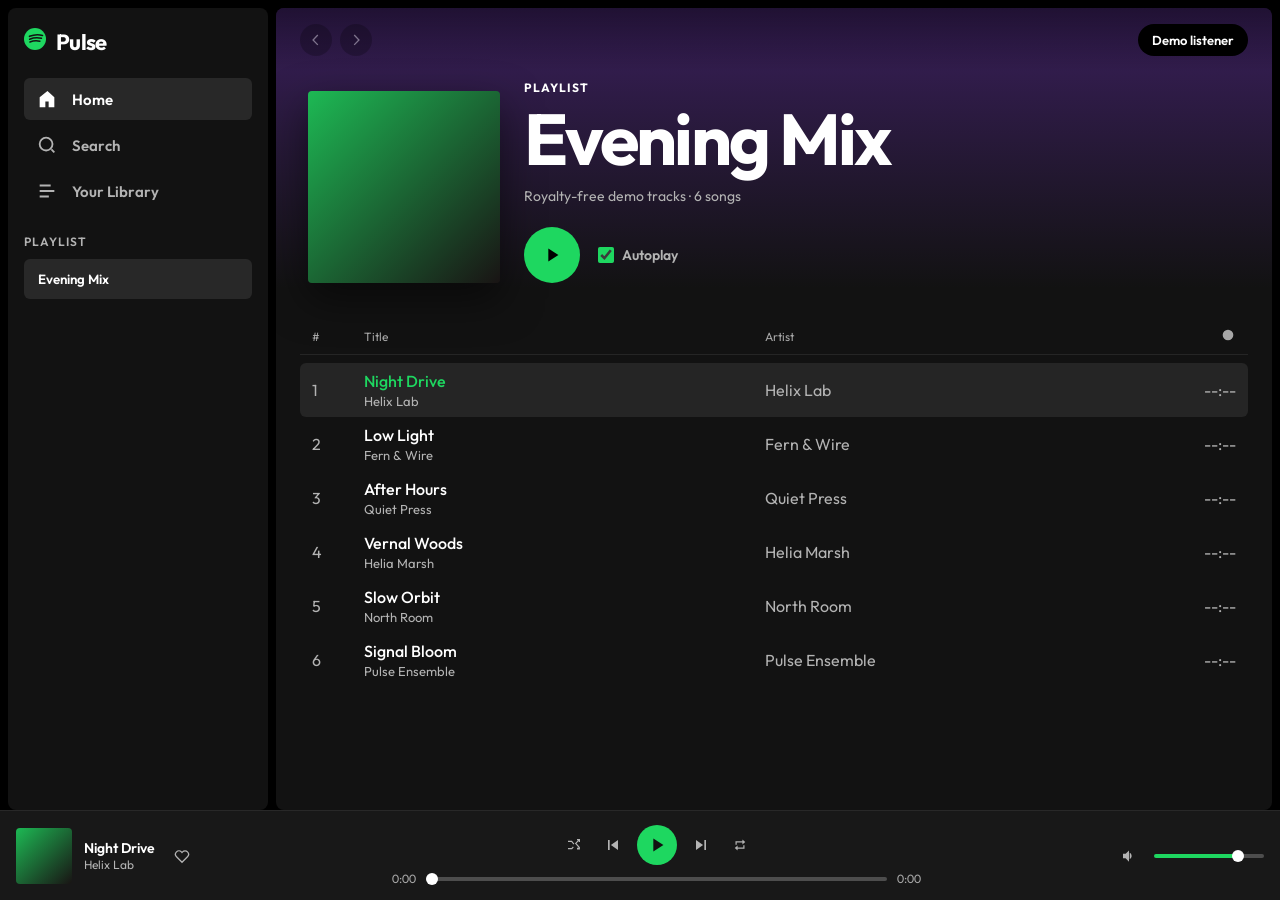
<file: music-player/index.html>
<!DOCTYPE html>
<html lang="en">
  <head>
    <meta charset="UTF-8" />
    <meta name="viewport" content="width=device-width, initial-scale=1.0" />
    <title>Pulse — Music Player</title>
    <link rel="preconnect" href="https://fonts.googleapis.com" />
    <link rel="preconnect" href="https://fonts.gstatic.com" crossorigin />
    <link
      href="https://fonts.googleapis.com/css2?family=Outfit:wght@300;400;500;600;700&display=swap"
      rel="stylesheet"
    />
    <link rel="stylesheet" href="style.css" />
  </head>
  <body>
    <audio id="audio" preload="metadata"></audio>
    <div class="scrim" id="scrim" hidden></div>

    <div class="app">
      <aside class="sidebar" id="sidebar">
        <div class="brand" id="brandBtn" role="button" tabindex="0">
          <span class="brand-mark" aria-hidden="true">
            <svg viewBox="0 0 24 24" width="22" height="22">
              <circle cx="12" cy="12" r="12" fill="#1ed760" />
              <path d="M6.5 15.2c3.4-1.3 7.1-1.6 10.8-.8" fill="none" stroke="#121212" stroke-width="1.7" stroke-linecap="round" />
              <path d="M6.2 12.2c4-1.6 8.4-2 12.8-1" fill="none" stroke="#121212" stroke-width="1.7" stroke-linecap="round" />
              <path d="M6 9.1c4.5-1.8 9.4-2.2 14.2-1" fill="none" stroke="#121212" stroke-width="1.7" stroke-linecap="round" />
            </svg>
          </span>
          <span>Pulse</span>
        </div>

        <nav class="nav">
          <button class="nav-item active" type="button" data-view="home">
            <svg viewBox="0 0 24 24" width="22" height="22" fill="currentColor">
              <path d="M12.5 3.2 4 10.2V21h6.2v-6.4h3.6V21H20V10.2l-7.5-7z" />
            </svg>
            Home
          </button>
          <button class="nav-item" type="button" data-view="search">
            <svg viewBox="0 0 24 24" width="22" height="22" fill="none" stroke="currentColor" stroke-width="2">
              <circle cx="11" cy="11" r="7" />
              <path d="m20 20-3.2-3.2" />
            </svg>
            Search
          </button>
          <button class="nav-item" type="button" data-view="library">
            <svg viewBox="0 0 24 24" width="22" height="22" fill="currentColor">
              <path d="M4 5h12v2H4zm0 6h16v2H4zm0 6h10v2H4z" />
            </svg>
            Your Library
          </button>
        </nav>

        <div class="sidebar-block">
          <p class="sidebar-label">Playlist</p>
          <button class="playlist-chip active" type="button" data-view="home">Evening Mix</button>
        </div>
      </aside>

      <main class="main">
        <header class="topbar">
          <div class="top-nav">
            <button class="circle-btn menu-btn" id="menuBtn" type="button" aria-label="Open menu">
              <svg viewBox="0 0 24 24" width="16" height="16" fill="currentColor">
                <path d="M4 6h16v2H4zm0 5h16v2H4zm0 5h16v2H4z" />
              </svg>
            </button>
            <button class="circle-btn" id="backBtn" type="button" aria-label="Back" disabled>
              <svg viewBox="0 0 24 24" width="16" height="16" fill="currentColor">
                <path d="M15.4 5.4 9 12l6.4 6.6-1.4 1.4L6.2 12 14 3.9z" />
              </svg>
            </button>
            <button class="circle-btn" id="forwardBtn" type="button" aria-label="Forward" disabled>
              <svg viewBox="0 0 24 24" width="16" height="16" fill="currentColor">
                <path d="m8.6 5.4 6.4 6.6-6.4 6.6 1.4 1.4L17.8 12 10 3.9z" />
              </svg>
            </button>
          </div>
          <button class="user-pill" id="userBtn" type="button">Demo listener</button>
        </header>

        <section class="view" id="view-home">
          <div class="hero">
            <div class="hero-art" id="heroArt" aria-hidden="true"></div>
            <div class="hero-copy">
              <p class="eyebrow">Playlist</p>
              <h1>Evening Mix</h1>
              <p class="hero-meta">Royalty-free demo tracks · <span id="trackCount">0</span> songs</p>
              <div class="hero-actions">
                <button class="play-hero" id="heroPlay" type="button" aria-label="Play playlist">
                  <svg class="icon-play" viewBox="0 0 24 24" width="22" height="22" fill="currentColor">
                    <path d="M8 5v14l11-7z" />
                  </svg>
                  <svg class="icon-pause hidden" viewBox="0 0 24 24" width="22" height="22" fill="currentColor">
                    <path d="M6 5h4v14H6zm8 0h4v14h-4z" />
                  </svg>
                </button>
                <label class="autoplay-toggle">
                  <input type="checkbox" id="autoplay" checked />
                  <span>Autoplay</span>
                </label>
              </div>
            </div>
          </div>
          <div class="track-table" aria-label="Playlist">
            <div class="table-head">
              <span class="col-num">#</span>
              <span class="col-title">Title</span>
              <span class="col-artist">Artist</span>
              <span class="col-dur">
                <svg viewBox="0 0 24 24" width="16" height="16" fill="currentColor">
                  <path d="M12 4a8 8 0 1 0 0 16 8 8 0 0 0 0-16zm.8 8.6-.8.5V8h-1.6v6.2l2.6 1.6.8-1.4z" />
                </svg>
              </span>
            </div>
            <ul id="playlist" class="playlist"></ul>
          </div>
        </section>

        <section class="view hidden" id="view-search">
          <div class="page-pad">
            <h2 class="page-title">Search</h2>
            <label class="search-box">
              <svg viewBox="0 0 24 24" width="20" height="20" fill="none" stroke="currentColor" stroke-width="2">
                <circle cx="11" cy="11" r="7" />
                <path d="m20 20-3.2-3.2" />
              </svg>
              <input id="searchInput" type="search" placeholder="What do you want to listen to?" autocomplete="off" />
            </label>
            <p class="page-hint" id="searchHint">Try a song or artist name.</p>
            <ul id="searchResults" class="playlist"></ul>
          </div>
        </section>

        <section class="view hidden" id="view-library">
          <div class="page-pad">
            <h2 class="page-title">Your Library</h2>
            <div class="lib-cards">
              <button class="lib-card" type="button" data-view="home">
                <span class="lib-cover cover-1"></span>
                <span>
                  <strong>Evening Mix</strong>
                  <small>Playlist · 6 songs</small>
                </span>
              </button>
              <button class="lib-card" type="button" id="likedCard">
                <span class="lib-cover cover-4"></span>
                <span>
                  <strong>Liked Songs</strong>
                  <small id="likedCount">0 liked</small>
                </span>
              </button>
            </div>
            <h3 class="section-title">All tracks</h3>
            <ul id="libraryList" class="playlist"></ul>
          </div>
        </section>
      </main>
    </div>

    <nav class="mobile-nav" aria-label="Mobile">
      <button class="mobile-nav-item active" type="button" data-view="home">
        <svg viewBox="0 0 24 24" width="22" height="22" fill="currentColor"><path d="M12.5 3.2 4 10.2V21h6.2v-6.4h3.6V21H20V10.2l-7.5-7z" /></svg>
        Home
      </button>
      <button class="mobile-nav-item" type="button" data-view="search">
        <svg viewBox="0 0 24 24" width="22" height="22" fill="none" stroke="currentColor" stroke-width="2"><circle cx="11" cy="11" r="7" /><path d="m20 20-3.2-3.2" /></svg>
        Search
      </button>
      <button class="mobile-nav-item" type="button" data-view="library">
        <svg viewBox="0 0 24 24" width="22" height="22" fill="currentColor"><path d="M4 5h12v2H4zm0 6h16v2H4zm0 6h10v2H4z" /></svg>
        Library
      </button>
    </nav>

    <footer class="player">
      <div class="now-playing">
        <div class="now-art" id="nowArt"></div>
        <div class="now-text">
          <p class="now-title" id="nowTitle">Select a track</p>
          <p class="now-artist" id="nowArtist">Pulse</p>
        </div>
        <button class="icon-btn" id="likeBtn" type="button" aria-label="Like">
          <svg viewBox="0 0 24 24" width="18" height="18">
            <path d="M12 20.4 4.7 13C2.9 11.2 2.9 8.3 4.7 6.5c1.8-1.8 4.7-1.8 6.5 0L12 7.3l.8-.8c1.8-1.8 4.7-1.8 6.5 0 1.8 1.8 1.8 4.7 0 6.5L12 20.4z" fill="none" stroke="currentColor" stroke-width="1.7" />
          </svg>
        </button>
      </div>

      <div class="transport">
        <div class="transport-buttons">
          <button class="icon-btn" id="shuffleBtn" type="button" aria-label="Shuffle">
            <svg viewBox="0 0 24 24" width="18" height="18" fill="currentColor">
              <path d="M16 4h4v4h-1.6V6.8l-4.2 4.2-1.1-1.1 4.2-4.2H16V4zM4 6.4h5.2l3.3 3.8-1.2 1.1L8.6 8H4V6.4zm12 9.2h2.3l-4.3-4.8 1.2-1.1 4.7 5.3V18H16v-2.4zM4 16h4.8l1.7-2 1.2 1.1L9.4 17.6H4V16z" />
            </svg>
          </button>
          <button class="icon-btn" id="prevBtn" type="button" aria-label="Previous">
            <svg viewBox="0 0 24 24" width="20" height="20" fill="currentColor"><path d="M6 6h2v12H6zm3.5 6 8.5 6V6z" /></svg>
          </button>
          <button class="play-main" id="playBtn" type="button" aria-label="Play">
            <svg class="icon-play" viewBox="0 0 24 24" width="22" height="22" fill="#121212"><path d="M8 5v14l11-7z" /></svg>
            <svg class="icon-pause hidden" viewBox="0 0 24 24" width="22" height="22" fill="#121212"><path d="M6 5h4v14H6zm8 0h4v14h-4z" /></svg>
          </button>
          <button class="icon-btn" id="nextBtn" type="button" aria-label="Next">
            <svg viewBox="0 0 24 24" width="20" height="20" fill="currentColor"><path d="M16 6h2v12h-2zM6 6l8.5 6L6 18z" /></svg>
          </button>
          <button class="icon-btn" id="repeatBtn" type="button" aria-label="Repeat">
            <svg viewBox="0 0 24 24" width="18" height="18" fill="currentColor">
              <path d="M7 7h8.2V4.8L19 8l-3.8 3.2V8.6H7.6v3.2H6V7.6A.6.6 0 0 1 7 7zm10 10H8.8v2.2L5 16l3.8-3.2v2.6h7.6v-3.2H18v4.2a.6.6 0 0 1-1 .6z" />
            </svg>
          </button>
        </div>
        <div class="progress-row">
          <span id="currentTime">0:00</span>
          <input type="range" id="progress" min="0" max="100" value="0" step="0.1" aria-label="Seek" />
          <span id="duration">0:00</span>
        </div>
      </div>

      <div class="volume-block">
        <button class="icon-btn" id="muteBtn" type="button" aria-label="Mute">
          <svg viewBox="0 0 24 24" width="18" height="18" fill="currentColor">
            <path d="M4 9v6h3.5L12 19.5V4.5L7.5 9H4zm11.5 3c0-1.8-1-3.4-2.5-4.2v8.4c1.5-.8 2.5-2.4 2.5-4.2z" />
          </svg>
        </button>
        <input type="range" id="volume" min="0" max="1" step="0.01" value="0.8" aria-label="Volume" />
      </div>
    </footer>

    <script src="script.js"></script>
  </body>
</html>
</file>
<file: music-player/style.css>
:root {
  --green: #1ed760;
  --green-hover: #1fdf64;
  --bg: #000;
  --panel: #121212;
  --elevated: #282828;
  --text: #fff;
  --muted: #b3b3b3;
  --subtle: #a7a7a7;
  --player-h: 90px;
  --mobile-nav-h: 0px;
}

* {
  box-sizing: border-box;
  margin: 0;
  padding: 0;
}

html,
body {
  height: 100%;
  background: var(--bg);
  color: var(--text);
  font-family: Outfit, "Segoe UI", sans-serif;
}

button,
input {
  font-family: inherit;
}

button {
  cursor: pointer;
}

.app {
  display: grid;
  grid-template-columns: 260px 1fr;
  height: calc(100vh - var(--player-h) - var(--mobile-nav-h));
  gap: 8px;
  padding: 8px 8px 0;
}

.sidebar {
  background: var(--panel);
  border-radius: 8px;
  padding: 20px 16px;
  display: flex;
  flex-direction: column;
  gap: 22px;
  z-index: 20;
}

.brand {
  display: flex;
  align-items: center;
  gap: 10px;
  font-weight: 700;
  font-size: 22px;
  letter-spacing: -0.03em;
  cursor: pointer;
}

.nav {
  display: flex;
  flex-direction: column;
  gap: 4px;
}

.nav-item {
  display: flex;
  align-items: center;
  gap: 14px;
  background: none;
  border: 0;
  color: var(--muted);
  font-size: 15px;
  font-weight: 600;
  padding: 10px 12px;
  border-radius: 6px;
  text-align: left;
  width: 100%;
}

.nav-item:hover,
.nav-item.active {
  color: #fff;
}

.nav-item.active {
  background: var(--elevated);
}

.sidebar-label {
  color: var(--muted);
  font-size: 12px;
  font-weight: 600;
  letter-spacing: 0.08em;
  text-transform: uppercase;
  margin-bottom: 10px;
}

.playlist-chip {
  width: 100%;
  text-align: left;
  background: var(--elevated);
  border: 0;
  color: #fff;
  padding: 12px 14px;
  border-radius: 6px;
  font-weight: 600;
}

.playlist-chip:hover {
  background: #333;
}

.main {
  background: linear-gradient(180deg, #3a1f5c 0%, var(--panel) 280px);
  border-radius: 8px;
  overflow: auto;
  min-width: 0;
}

.main.search-bg {
  background: linear-gradient(180deg, #1e3a2f 0%, var(--panel) 220px);
}

.main.library-bg {
  background: linear-gradient(180deg, #3a2a12 0%, var(--panel) 220px);
}

.topbar {
  display: flex;
  justify-content: space-between;
  align-items: center;
  padding: 16px 24px;
  position: sticky;
  top: 0;
  z-index: 2;
  background: linear-gradient(180deg, rgba(0, 0, 0, 0.45), transparent);
  gap: 12px;
}

.top-nav {
  display: flex;
  gap: 8px;
}

.circle-btn {
  width: 32px;
  height: 32px;
  border-radius: 50%;
  border: 0;
  background: rgba(0, 0, 0, 0.55);
  color: #fff;
  display: grid;
  place-items: center;
}

.circle-btn:disabled {
  opacity: 0.4;
  cursor: not-allowed;
}

.circle-btn:not(:disabled):hover {
  background: #000;
}

.menu-btn {
  display: none;
}

.user-pill {
  background: #000;
  border: 0;
  color: #fff;
  border-radius: 999px;
  padding: 8px 14px;
  font-size: 13px;
  font-weight: 600;
  white-space: nowrap;
}

.hero {
  display: flex;
  gap: 24px;
  padding: 8px 32px 28px;
  align-items: flex-end;
}

.hero-art {
  width: min(192px, 42vw);
  height: min(192px, 42vw);
  border-radius: 4px;
  box-shadow: 0 16px 40px rgba(0, 0, 0, 0.5);
  flex-shrink: 0;
}

.eyebrow {
  font-size: 12px;
  font-weight: 700;
  text-transform: uppercase;
  letter-spacing: 0.08em;
}

.hero h1 {
  font-size: clamp(32px, 6vw, 72px);
  line-height: 1;
  letter-spacing: -0.04em;
  margin: 8px 0 12px;
}

.hero-meta {
  color: var(--muted);
  font-size: 14px;
}

.hero-actions {
  display: flex;
  align-items: center;
  gap: 18px;
  margin-top: 22px;
}

.play-hero,
.play-main {
  width: 56px;
  height: 56px;
  border-radius: 50%;
  border: 0;
  background: var(--green);
  display: grid;
  place-items: center;
  transition: transform 0.15s ease, background 0.15s ease;
}

.play-hero:hover,
.play-main:hover {
  background: var(--green-hover);
  transform: scale(1.06);
}

.autoplay-toggle {
  display: flex;
  align-items: center;
  gap: 8px;
  color: var(--muted);
  font-size: 14px;
  font-weight: 600;
}

.autoplay-toggle input {
  accent-color: var(--green);
  width: 16px;
  height: 16px;
}

.page-pad {
  padding: 8px 24px 40px;
}

.page-title {
  font-size: clamp(28px, 5vw, 48px);
  letter-spacing: -0.04em;
  margin-bottom: 18px;
}

.page-hint {
  color: var(--muted);
  margin: 14px 0;
}

.section-title {
  margin: 28px 0 12px;
  font-size: 18px;
}

.search-box {
  display: flex;
  align-items: center;
  gap: 10px;
  background: #fff;
  color: #121212;
  border-radius: 999px;
  padding: 12px 16px;
  max-width: 520px;
}

.search-box input {
  border: 0;
  outline: none;
  width: 100%;
  font-size: 15px;
  background: transparent;
}

.lib-cards {
  display: grid;
  grid-template-columns: repeat(auto-fill, minmax(240px, 1fr));
  gap: 12px;
}

.lib-card {
  display: flex;
  align-items: center;
  gap: 14px;
  text-align: left;
  background: var(--elevated);
  border: 0;
  color: #fff;
  border-radius: 8px;
  padding: 10px;
}

.lib-card:hover {
  background: #333;
}

.lib-card small {
  display: block;
  color: var(--muted);
  margin-top: 4px;
}

.lib-cover {
  width: 56px;
  height: 56px;
  border-radius: 4px;
  flex-shrink: 0;
}

.track-table {
  padding: 8px 24px 32px;
}

.table-head,
.track {
  display: grid;
  grid-template-columns: 40px 1fr 1fr 70px;
  gap: 12px;
  align-items: center;
  padding: 8px 12px;
}

.table-head {
  color: var(--subtle);
  font-size: 12px;
  border-bottom: 1px solid rgba(255, 255, 255, 0.08);
  margin-bottom: 8px;
}

.playlist {
  list-style: none;
}

.track {
  border-radius: 6px;
  color: var(--muted);
}

.track:hover,
.track.active {
  background: rgba(255, 255, 255, 0.08);
}

.track.active .title {
  color: var(--green);
}

.track .title {
  color: #fff;
  font-weight: 500;
}

.track .sub {
  font-size: 13px;
  margin-top: 2px;
}

.col-dur,
.track-dur {
  text-align: right;
  font-variant-numeric: tabular-nums;
}

.player {
  height: var(--player-h);
  background: #181818;
  border-top: 1px solid #282828;
  display: grid;
  grid-template-columns: minmax(140px, 1.1fr) minmax(180px, 1.6fr) minmax(90px, 1fr);
  align-items: center;
  padding: 0 16px;
  gap: 12px;
}

.now-playing {
  display: flex;
  align-items: center;
  gap: 12px;
  min-width: 0;
}

.now-art {
  width: 56px;
  height: 56px;
  border-radius: 4px;
  flex-shrink: 0;
}

.now-text {
  min-width: 0;
}

.now-title,
.now-artist {
  white-space: nowrap;
  overflow: hidden;
  text-overflow: ellipsis;
}

.now-title {
  font-size: 14px;
  font-weight: 600;
}

.now-artist {
  color: var(--muted);
  font-size: 12px;
}

.icon-btn {
  background: none;
  border: 0;
  color: var(--muted);
  display: grid;
  place-items: center;
  padding: 6px;
}

.icon-btn:hover,
.icon-btn.on {
  color: #fff;
}

.icon-btn.on {
  color: var(--green);
}

.transport {
  display: flex;
  flex-direction: column;
  align-items: center;
  gap: 6px;
  min-width: 0;
}

.transport-buttons {
  display: flex;
  align-items: center;
  gap: 8px;
}

.play-main {
  width: 40px;
  height: 40px;
}

.progress-row,
.volume-block {
  display: flex;
  align-items: center;
  gap: 10px;
  width: 100%;
}

.progress-row span,
.volume-block {
  color: var(--subtle);
  font-size: 12px;
  font-variant-numeric: tabular-nums;
}

.volume-block {
  justify-content: flex-end;
}

input[type="range"] {
  -webkit-appearance: none;
  appearance: none;
  width: 100%;
  height: 4px;
  background: linear-gradient(to right, var(--green) 0%, #4d4d4d 0%);
  border-radius: 99px;
  outline: none;
  cursor: pointer;
}

input[type="range"]::-webkit-slider-thumb {
  -webkit-appearance: none;
  width: 12px;
  height: 12px;
  border-radius: 50%;
  background: #fff;
  border: 0;
}

#volume {
  max-width: 110px;
}

.hidden {
  display: none !important;
}

.scrim {
  position: fixed;
  inset: 0;
  background: rgba(0, 0, 0, 0.55);
  z-index: 15;
}

.mobile-nav {
  display: none;
}

.cover-1 { background: linear-gradient(135deg, #1db954, #191414); }
.cover-2 { background: linear-gradient(135deg, #535353, #121212); }
.cover-3 { background: linear-gradient(135deg, #509bf5, #1e3264); }
.cover-4 { background: linear-gradient(135deg, #e8115b, #410a0b); }
.cover-5 { background: linear-gradient(135deg, #f59b23, #8c1932); }
.cover-6 { background: linear-gradient(135deg, #af2896, #503750); }

@media (max-width: 1100px) {
  .table-head,
  .track {
    grid-template-columns: 40px 1fr 70px;
  }

  .col-artist,
  .track .artist-col {
    display: none;
  }
}

@media (max-width: 900px) {
  :root {
    --player-h: 128px;
    --mobile-nav-h: 64px;
  }

  .app {
    grid-template-columns: 1fr;
    padding: 0;
  }

  .sidebar {
    position: fixed;
    top: 0;
    left: 0;
    bottom: calc(var(--player-h) + var(--mobile-nav-h));
    width: min(280px, 84vw);
    border-radius: 0;
    transform: translateX(-105%);
    transition: transform 0.2s ease;
  }

  .sidebar.open {
    transform: none;
  }

  .menu-btn {
    display: grid;
  }

  .main {
    border-radius: 0;
  }

  .hero {
    flex-direction: column;
    align-items: flex-start;
    padding: 8px 16px 20px;
  }

  .page-pad,
  .track-table,
  .topbar {
    padding-left: 16px;
    padding-right: 16px;
  }

  .player {
    grid-template-columns: 1fr auto;
    grid-template-areas:
      "now play"
      "bar bar";
    height: var(--player-h);
    padding: 8px 12px 10px;
    position: relative;
    z-index: 5;
  }

  .now-playing {
    grid-area: now;
  }

  .transport {
    grid-area: play;
    width: auto;
  }

  .progress-row {
    grid-area: bar;
  }

  .transport-buttons .icon-btn:not(#prevBtn):not(#nextBtn) {
    display: none;
  }

  .volume-block {
    display: none;
  }

  .now-art {
    width: 44px;
    height: 44px;
  }

  .mobile-nav {
    display: grid;
    grid-template-columns: repeat(3, 1fr);
    height: var(--mobile-nav-h);
    background: #000;
    border-top: 1px solid #282828;
  }

  .mobile-nav-item {
    background: none;
    border: 0;
    color: var(--muted);
    font-size: 11px;
    font-weight: 600;
    display: flex;
    flex-direction: column;
    align-items: center;
    justify-content: center;
    gap: 4px;
  }

  .mobile-nav-item.active {
    color: #fff;
  }
}

@media (max-width: 520px) {
  .user-pill {
    display: none;
  }

  .hero h1 {
    font-size: 32px;
  }
}
</file>
